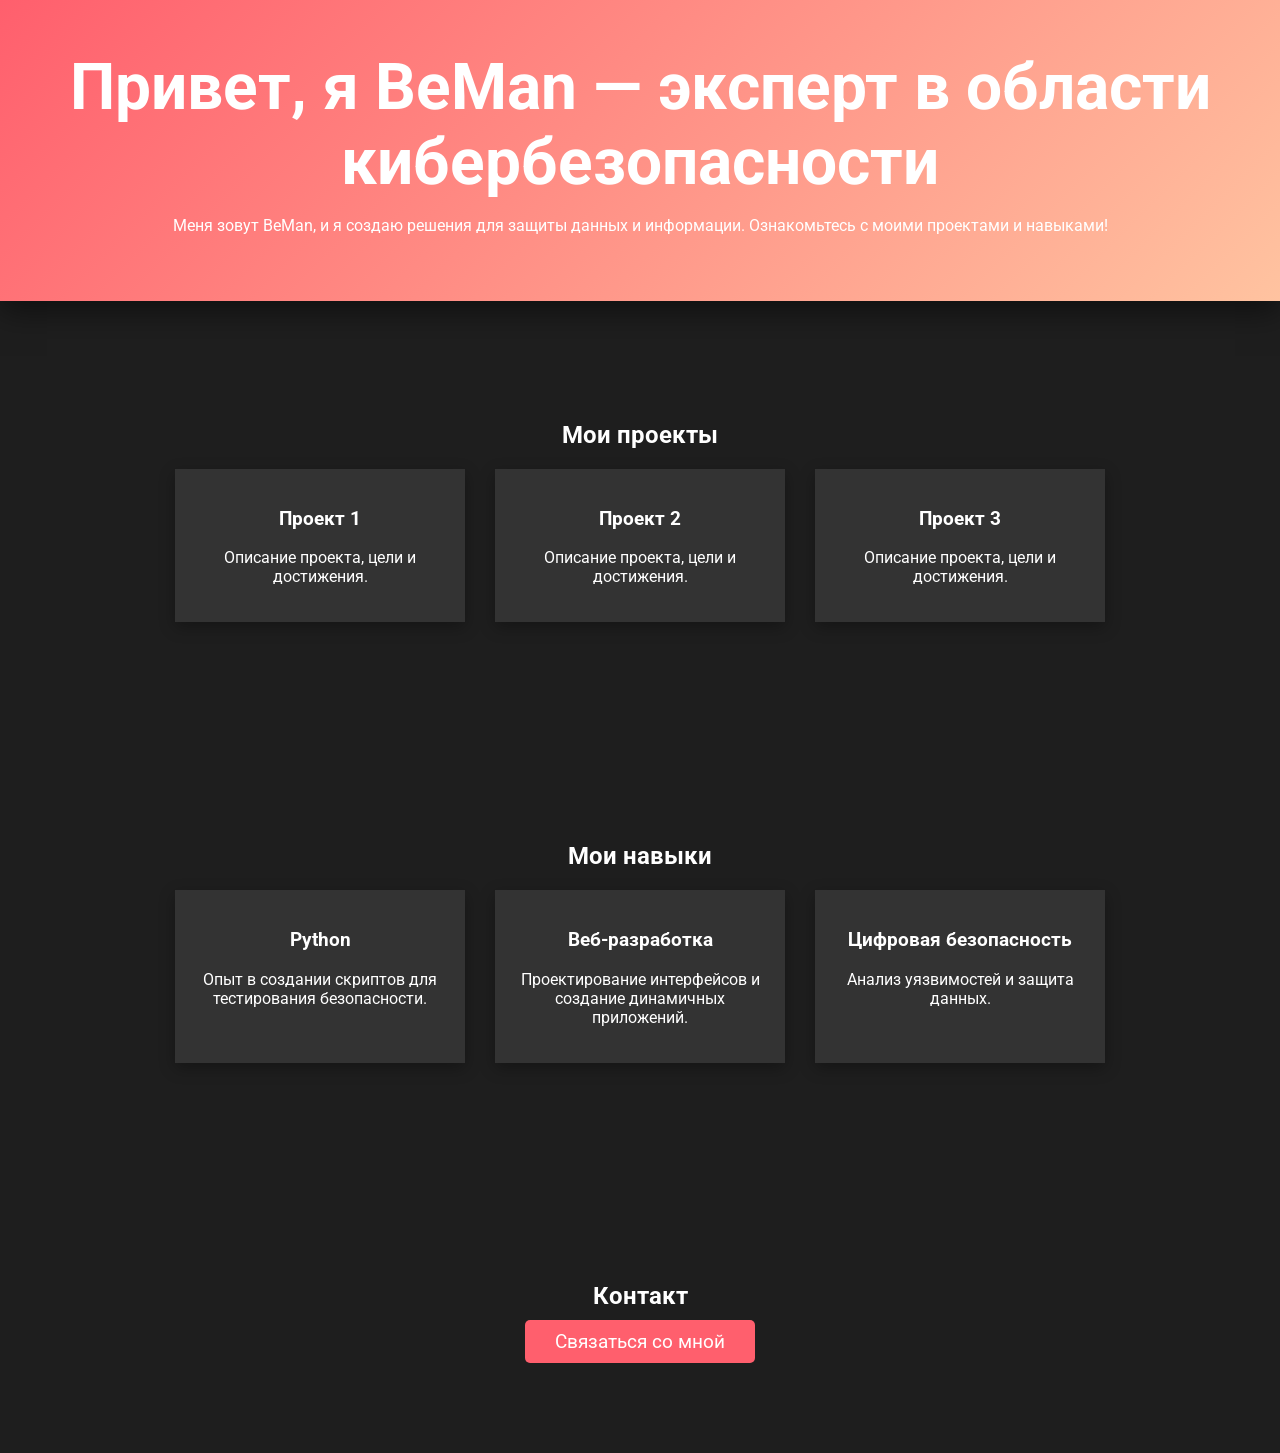
<file: portfolio.html>
<!DOCTYPE html>
<html lang="en">
<head>
    <meta charset="UTF-8">
    <meta name="viewport" content="width=device-width, initial-scale=1.0">
    <title>Портфолио BeMan</title>
    <link href="https://fonts.googleapis.com/css2?family=Roboto:wght@400;700&display=swap" rel="stylesheet">
    <style>
        body {
            font-family: 'Roboto', sans-serif;
            margin: 0;
            padding: 0;
            overflow-x: hidden;
            background-color: #1e1e1e;
            color: #fff;
        }
        header {
            background: linear-gradient(135deg, #ff5f6d, #ffc3a0);
            padding: 50px;
            text-align: center;
            box-shadow: 0px 10px 30px rgba(0, 0, 0, 0.5);
            position: relative;
        }
        header h1 {
            font-size: 4rem;
            margin: 0;
            animation: fadeIn 1s ease-out;
        }
        .section {
            padding: 100px 0;
            text-align: center;
        }
        .fade-in {
            opacity: 0;
            animation: fadeIn 1s forwards;
        }
        .projects, .skills {
            display: flex;
            justify-content: center;
            flex-wrap: wrap;
            gap: 30px;
        }
        .project-card, .skill-card {
            background-color: #333;
            padding: 20px;
            width: 250px;
            box-shadow: 0 5px 15px rgba(0, 0, 0, 0.3);
            transition: transform 0.3s;
        }
        .project-card:hover, .skill-card:hover {
            transform: scale(1.05);
        }
        .button {
            background-color: #ff5f6d;
            padding: 10px 30px;
            color: white;
            text-decoration: none;
            border-radius: 5px;
            font-size: 1.2rem;
            transition: background-color 0.3s;
        }
        .button:hover {
            background-color: #ffc3a0;
        }
        @keyframes fadeIn {
            to {
                opacity: 1;
            }
        }
    </style>
</head>
<body>

    <header>
        <h1>Привет, я BeMan — эксперт в области кибербезопасности</h1>
        <p>Меня зовут BeMan, и я создаю решения для защиты данных и информации. Ознакомьтесь с моими проектами и навыками!</p>
    </header>

    <section class="section fade-in">
        <h2>Мои проекты</h2>
        <div class="projects">
            <div class="project-card fade-in">
                <h3>Проект 1</h3>
                <p>Описание проекта, цели и достижения.</p>
            </div>
            <div class="project-card fade-in">
                <h3>Проект 2</h3>
                <p>Описание проекта, цели и достижения.</p>
            </div>
            <div class="project-card fade-in">
                <h3>Проект 3</h3>
                <p>Описание проекта, цели и достижения.</p>
            </div>
        </div>
    </section>

    <section class="section fade-in">
        <h2>Мои навыки</h2>
        <div class="skills">
            <div class="skill-card fade-in">
                <h3>Python</h3>
                <p>Опыт в создании скриптов для тестирования безопасности.</p>
            </div>
            <div class="skill-card fade-in">
                <h3>Веб-разработка</h3>
                <p>Проектирование интерфейсов и создание динамичных приложений.</p>
            </div>
            <div class="skill-card fade-in">
                <h3>Цифровая безопасность</h3>
                <p>Анализ уязвимостей и защита данных.</p>
            </div>
        </div>
    </section>

    <section class="section">
        <h2>Контакт</h2>
        <a href="mailto:someone@example.com" class="button">Связаться со мной</a>
    </section>

    <script>
        window.addEventListener('scroll', () => {
            const fadeElements = document.querySelectorAll('.fade-in');
            fadeElements.forEach(element => {
                const rect = element.getBoundingClientRect();
                if (rect.top < window.innerHeight) {
                    element.style.opacity = 1;
                }
            });
        });
    </script>

</body>
</html>
</file>
